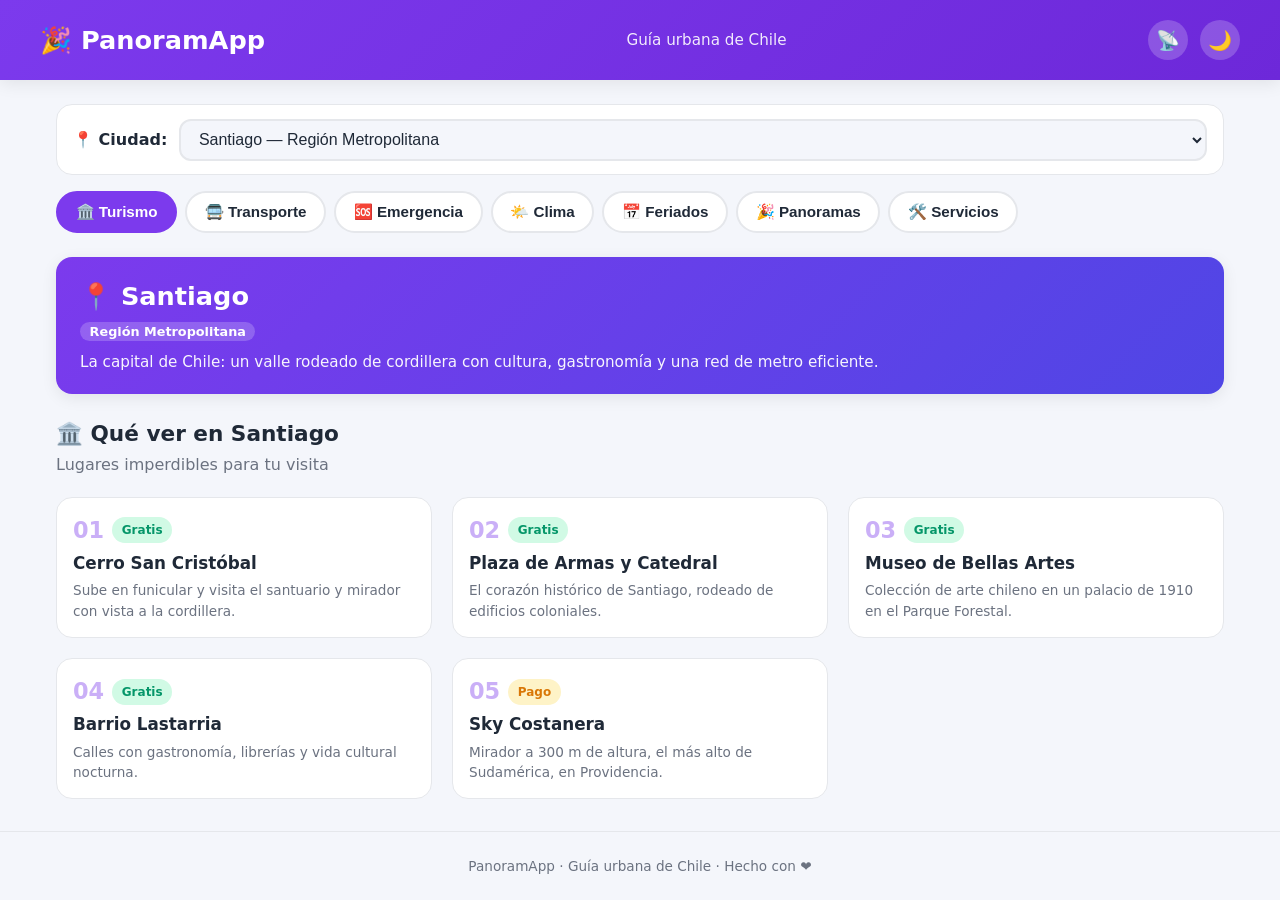
<file: index.html>
<!DOCTYPE html>
<html lang="es">
<head>
  <meta charset="UTF-8" />
  <meta name="viewport" content="width=device-width, initial-scale=1.0" />
  <meta name="description" content="PanoramApp: guía urbana de Chile — turismo, transporte, emergencia y panoramas en tu ciudad" />
  <title>PanoramApp 🎉 Guía de tu ciudad</title>
  <link rel="stylesheet" href="css/styles.css" />
</head>
<body>
  <header class="cabecera">
    <div class="cabecera-inner">
      <h1>🎉 PanoramApp</h1>
      <p class="tagline">Guía urbana de Chile</p>
      <div class="cabecera-acciones">
        <button id="btn-geo" class="btn-tema" title="Usar mi ubicación">📡</button>
        <button id="btn-tema" class="btn-tema" title="Cambiar tema">🌙</button>
      </div>
    </div>
  </header>

  <div id="banner" class="banner oculto"></div>

  <main class="contenedor">
    <!-- Selector de ciudad -->
    <section class="selector-urbano" aria-label="Seleccionar ciudad">
      <label for="selector-ciudad">📍 Ciudad:</label>
      <select id="selector-ciudad" aria-label="Elige una ciudad"></select>
    </section>

    <!-- Tabs de sección -->
    <nav class="tabs" aria-label="Secciones de la guía">
      <button class="tab-btn activo" data-seccion="turismo">🏛️ Turismo</button>
      <button class="tab-btn" data-seccion="transporte">🚍 Transporte</button>
      <button class="tab-btn" data-seccion="emergencia">🆘 Emergencia</button>
      <button class="tab-btn" data-seccion="clima">🌤️ Clima</button>
      <button class="tab-btn" data-seccion="feriados">📅 Feriados</button>
      <button class="tab-btn" data-seccion="panoramas">🎉 Panoramas</button>
      <button class="tab-btn" data-seccion="servicios">🛠️ Servicios</button>
    </nav>

    <!-- Cargando -->
    <div id="cargando" class="cargando">
      <div class="spinner"></div>
      <p>Cargando…</p>
    </div>

    <!-- Contenido -->
    <div id="contenido" class="oculto">
      <div id="ciudad-header" class="ciudad-header"></div>
      <section id="seccion-contenido" class="seccion-contenido" aria-live="polite"></section>
    </div>
  </main>

  <!-- Modal detalle -->
  <div id="modal" class="modal oculto" role="dialog" aria-modal="true" aria-label="Detalle del panorama">
    <div class="modal-caja">
      <div id="modal-cuerpo"></div>
    </div>
  </div>

  <footer class="pie">
    <p>PanoramApp · Guía urbana de Chile · Hecho con ❤️</p>
  </footer>

  <script src="js/config.js"></script>
  <script src="js/apis.js"></script>
  <script src="js/servicios-data.js"></script>
  <script src="js/app.js"></script>
</body>
</html>
</file>
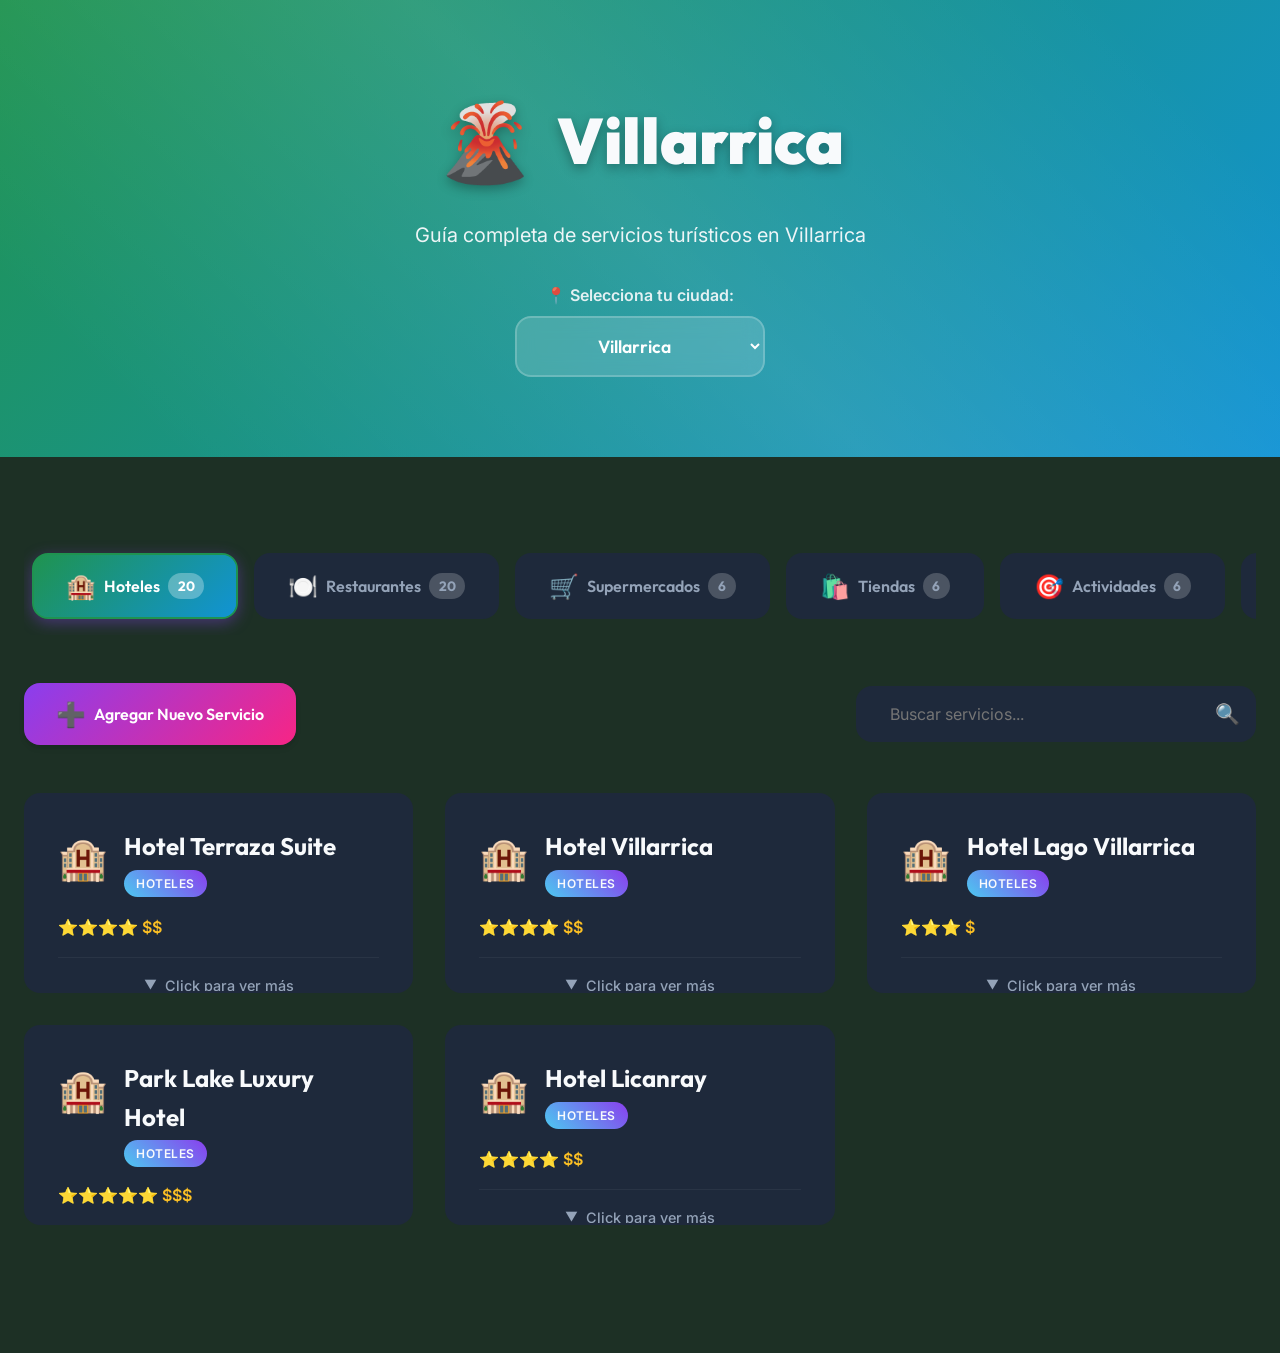
<file: servicios/index.html>
<!DOCTYPE html>
<html lang="es">

<head>
    <meta charset="UTF-8">
    <meta name="viewport" content="width=device-width, initial-scale=1.0">
    <title>Guía de Turismo - Chile</title>
    <meta name="description"
        content="Guía completa de servicios turísticos: hoteles, restaurantes, supermercados, tiendas, transporte, actividades, eventos y más en Chile">
    <link rel="preconnect" href="https://fonts.googleapis.com">
    <link rel="preconnect" href="https://fonts.gstatic.com" crossorigin>
    <link
        href="https://fonts.googleapis.com/css2?family=Inter:wght@300;400;500;600;700;800&family=Outfit:wght@400;500;600;700;800;900&display=swap"
        rel="stylesheet">
    <link rel="stylesheet" href="index.css">
</head>

<body>
    <!-- Hero Header -->
    <header class="hero-header">
        <div class="container">
            <div class="header-content">
                <h1 class="main-title">
                    <span class="title-icon">🗺️</span>
                    Guía de Turismo
                </h1>
                <p class="subtitle">Descubre los mejores servicios turísticos de Chile</p>

                <!-- City Selector -->
                <div class="city-selector">
                    <label for="city-select" class="city-label">📍 Selecciona tu ciudad:</label>
                    <select id="city-select" class="city-select">
                        <option value="all">Todas las ciudades</option>
                        <option value="villarrica" selected>Villarrica</option>
                        <option value="santiago">Santiago</option>
                        <option value="valparaiso">Valparaíso</option>
                        <option value="vina-del-mar">Viña del Mar</option>
                        <option value="concepcion">Concepción</option>
                        <option value="pucon">Pucón</option>
                        <option value="puerto-varas">Puerto Varas</option>
                        <option value="la-serena">La Serena</option>
                    </select>
                </div>
            </div>
        </div>
    </header>

    <!-- Main Content -->
    <main class="main-content">
        <div class="container">
            <!-- Category Tabs -->
            <div class="category-tabs" id="category-tabs">
                <button class="tab-btn active" data-category="hoteles">
                    <span class="tab-icon">🏨</span>
                    <span class="tab-label">Hoteles</span>
                    <span class="tab-count" id="count-hoteles">0</span>
                </button>
                <button class="tab-btn" data-category="restaurantes">
                    <span class="tab-icon">🍽️</span>
                    <span class="tab-label">Restaurantes</span>
                    <span class="tab-count" id="count-restaurantes">0</span>
                </button>
                <button class="tab-btn" data-category="supermercados">
                    <span class="tab-icon">🛒</span>
                    <span class="tab-label">Supermercados</span>
                    <span class="tab-count" id="count-supermercados">0</span>
                </button>
                <button class="tab-btn" data-category="tiendas">
                    <span class="tab-icon">🛍️</span>
                    <span class="tab-label">Tiendas</span>
                    <span class="tab-count" id="count-tiendas">0</span>
                </button>
                <button class="tab-btn" data-category="actividades">
                    <span class="tab-icon">🎯</span>
                    <span class="tab-label">Actividades</span>
                    <span class="tab-count" id="count-actividades">0</span>
                </button>
                <button class="tab-btn" data-category="eventos">
                    <span class="tab-icon">🎉</span>
                    <span class="tab-label">Eventos</span>
                    <span class="tab-count" id="count-eventos">0</span>
                </button>
                <button class="tab-btn" data-category="transporte">
                    <span class="tab-icon">🚌</span>
                    <span class="tab-label">Transporte</span>
                    <span class="tab-count" id="count-transporte">0</span>
                </button>
                <button class="tab-btn" data-category="servicios">
                    <span class="tab-icon">🛠️</span>
                    <span class="tab-label">Servicios</span>
                    <span class="tab-count" id="count-servicios">0</span>
                </button>
                <button class="tab-btn" data-category="atractivos">
                    <span class="tab-icon">🎭</span>
                    <span class="tab-label">Atractivos</span>
                    <span class="tab-count" id="count-atractivos">0</span>
                </button>
                <button class="tab-btn" data-category="agencias">
                    <span class="tab-icon">✈️</span>
                    <span class="tab-label">Agencias</span>
                    <span class="tab-count" id="count-agencias">0</span>
                </button>
            </div>

            <!-- Action Bar -->
            <div class="action-bar">
                <button class="btn-primary" id="btn-add-service">
                    <span class="btn-icon">➕</span>
                    <span>Agregar Nuevo Servicio</span>
                </button>
                <div class="search-box">
                    <input type="text" id="search-input" placeholder="Buscar servicios..." class="search-input">
                    <span class="search-icon">🔍</span>
                </div>
            </div>

            <!-- Services Grid -->
            <div class="services-grid" id="services-grid">
                <!-- Services will be dynamically inserted here -->
            </div>

            <!-- Empty State -->
            <div class="empty-state" id="empty-state">
                <div class="empty-icon">📋</div>
                <h3>No hay servicios registrados</h3>
                <p>Comienza agregando tu primer servicio usando el botón de arriba</p>
            </div>
        </div>
    </main>

    <!-- Modal for Adding/Editing Services -->
    <div class="modal-overlay" id="modal-overlay">
        <div class="modal">
            <div class="modal-header">
                <h2 id="modal-title">Agregar Nuevo Servicio</h2>
                <button class="modal-close" id="modal-close">&times;</button>
            </div>
            <form class="modal-form" id="service-form">
                <div class="form-group">
                    <label for="service-category">Categoría</label>
                    <select id="service-category" required>
                        <option value="">Selecciona una categoría</option>
                        <option value="hoteles">🏨 Hoteles</option>
                        <option value="restaurantes">🍽️ Restaurantes</option>
                        <option value="supermercados">🛒 Supermercados</option>
                        <option value="tiendas">🛍️ Tiendas</option>
                        <option value="actividades">🎯 Actividades</option>
                        <option value="eventos">🎉 Eventos</option>
                        <option value="transporte">🚌 Transporte</option>
                        <option value="servicios">🛠️ Servicios</option>
                        <option value="atractivos">🎭 Atractivos Turísticos</option>
                        <option value="agencias">✈️ Agencias de Viaje</option>
                    </select>
                </div>

                <div class="form-group">
                    <label for="service-city">Ciudad</label>
                    <select id="service-city" required>
                        <option value="">Selecciona una ciudad</option>
                        <option value="villarrica">Villarrica</option>
                        <option value="santiago">Santiago</option>
                        <option value="valparaiso">Valparaíso</option>
                        <option value="vina-del-mar">Viña del Mar</option>
                        <option value="concepcion">Concepción</option>
                        <option value="pucon">Pucón</option>
                        <option value="puerto-varas">Puerto Varas</option>
                        <option value="la-serena">La Serena</option>
                    </select>
                </div>

                <div class="form-group">
                    <label for="service-name">Nombre del Servicio</label>
                    <input type="text" id="service-name" required placeholder="Ej: Hotel Plaza">
                </div>

                <div class="form-row">
                    <div class="form-group">
                        <label for="service-address">Dirección</label>
                        <input type="text" id="service-address" required placeholder="Calle Principal 123">
                    </div>
                    <div class="form-group">
                        <label for="service-phone">Teléfono</label>
                        <input type="tel" id="service-phone" placeholder="+56 9 1234 5678">
                    </div>
                </div>

                <div class="form-group">
                    <label for="service-email">Email</label>
                    <input type="email" id="service-email" placeholder="contacto@ejemplo.com">
                </div>

                <div class="form-group">
                    <label for="service-website">Sitio Web</label>
                    <input type="url" id="service-website" placeholder="https://www.ejemplo.com">
                </div>

                <div class="form-row">
                    <div class="form-group">
                        <label for="service-rating">Calificación</label>
                        <select id="service-rating">
                            <option value="5">⭐⭐⭐⭐⭐ (5 estrellas)</option>
                            <option value="4">⭐⭐⭐⭐ (4 estrellas)</option>
                            <option value="3" selected>⭐⭐⭐ (3 estrellas)</option>
                            <option value="2">⭐⭐ (2 estrellas)</option>
                            <option value="1">⭐ (1 estrella)</option>
                        </select>
                    </div>
                    <div class="form-group">
                        <label for="service-price">Rango de Precio</label>
                        <select id="service-price">
                            <option value="$">$ (Económico)</option>
                            <option value="$$" selected>$$ (Moderado)</option>
                            <option value="$$$">$$$ (Caro)</option>
                            <option value="$$$$">$$$$ (Muy Caro)</option>
                        </select>
                    </div>
                </div>

                <div class="form-group">
                    <label for="service-description">Descripción</label>
                    <textarea id="service-description" rows="4"
                        placeholder="Describe el servicio, sus características principales..."></textarea>
                </div>

                <div class="form-group">
                    <label for="service-tags">Etiquetas (separadas por comas)</label>
                    <input type="text" id="service-tags" placeholder="wifi, estacionamiento, desayuno incluido">
                </div>

                <div class="form-actions">
                    <button type="button" class="btn-secondary" id="btn-cancel">Cancelar</button>
                    <button type="submit" class="btn-primary">
                        <span id="btn-submit-text">Guardar Servicio</span>
                    </button>
                </div>
            </form>
        </div>
    </div>

    <!-- Detail Modal -->
    <div class="modal-overlay" id="detail-modal-overlay">
        <div class="modal modal-detail">
            <div class="modal-header">
                <h2 id="detail-title"></h2>
                <button class="modal-close" id="detail-modal-close">&times;</button>
            </div>
            <div class="detail-content" id="detail-content">
                <!-- Details will be dynamically inserted here -->
            </div>
        </div>
    </div>

        <script>
      (function () {
        var params = new URLSearchParams(window.location.search);
        var ciudad = params.get("ciudad");
        if (ciudad) {
          var select = document.getElementById("city-select");
          var existe = select && Array.prototype.some.call(select.options, function (o) { return o.value === ciudad; });
          if (existe) { localStorage.setItem("currentCity", ciudad); }
          else { localStorage.setItem("currentCity", "all"); }
        }
      })();
    </script>
<script src="app.js"></script>
</body>

</html>
</file>
<file: css/styles.css>
/* ── PanoramApp — Estilos ───────────────────────────────────────────────────── */
:root {
  --bg: #f4f6fb;
  --superficie: #ffffff;
  --texto: #1f2937;
  --texto-suave: #6b7280;
  --acento: #7c3aed;
  --acento-claro: #ede9fe;
  --borde: #e5e7eb;
  --sombra: 0 4px 16px rgba(0, 0, 0, 0.08);
  --radio: 16px;
  --gratis: #059669;
  --pago: #d97706;
  --error: #b91c1c;
}

body.oscuro {
  --bg: #111827;
  --superficie: #1f2937;
  --texto: #f9fafb;
  --texto-suave: #9ca3af;
  --acento: #a78bfa;
  --acento-claro: #312e81;
  --borde: #374151;
  --sombra: 0 4px 16px rgba(0, 0, 0, 0.4);
}

* { box-sizing: border-box; margin: 0; padding: 0; }

html { font-size: 16px; }

body {
  font-family: "Segoe UI", system-ui, -apple-system, Arial, sans-serif;
  background: var(--bg);
  color: var(--texto);
  line-height: 1.5;
  transition: background 0.3s, color 0.3s;
  min-height: 100vh;
  display: flex;
  flex-direction: column;
}

/* ── Cabecera ───────────────────────────────────────────────────────────────── */
.cabecera {
  background: linear-gradient(135deg, #7c3aed, #6d28d9);
  color: #fff;
  padding: 1.25rem 1rem;
  box-shadow: var(--sombra);
}

.cabecera-inner {
  max-width: 1200px;
  margin: 0 auto;
  display: flex;
  align-items: center;
  justify-content: space-between;
  gap: 1rem;
  flex-wrap: wrap;
}

.cabecera h1 { font-size: 1.6rem; }

.tagline { opacity: 0.9; font-size: 0.95rem; }

.cabecera-acciones {
  display: flex;
  align-items: center;
  gap: 0.75rem;
}

.fuente-info {
  background: rgba(255, 255, 255, 0.15);
  padding: 0.3rem 0.75rem;
  border-radius: 999px;
  font-size: 0.8rem;
}

.btn-tema {
  background: rgba(255, 255, 255, 0.2);
  border: none;
  border-radius: 50%;
  width: 40px;
  height: 40px;
  cursor: pointer;
  font-size: 1.2rem;
  transition: background 0.2s, transform 0.2s;
}

.btn-tema:hover { background: rgba(255, 255, 255, 0.35); transform: scale(1.05); }

/* ── Banner ─────────────────────────────────────────────────────────────────── */
.banner {
  max-width: 1200px;
  margin: 0.75rem auto 0;
  padding: 0.6rem 1rem;
  background: var(--acento-claro);
  border: 1px solid var(--borde);
  border-radius: var(--radio);
  font-size: 0.9rem;
  width: calc(100% - 2rem);
}

.banner.error {
  background: #fef2f2;
  border-color: #fecaca;
  color: var(--error);
}

.oculto { display: none !important; }

/* ── Contenedor principal ───────────────────────────────────────────────────── */
.contenedor {
  flex: 1;
  max-width: 1200px;
  width: 100%;
  margin: 0 auto;
  padding: 1.5rem 1rem;
}

/* ── Controles ──────────────────────────────────────────────────────────────── */
.controles {
  display: flex;
  flex-direction: column;
  gap: 0.75rem;
  margin-bottom: 1rem;
}

.busqueda input {
  width: 100%;
  padding: 0.75rem 1rem;
  border: 2px solid var(--borde);
  border-radius: var(--radio);
  font-size: 1rem;
  background: var(--superficie);
  color: var(--texto);
  transition: border-color 0.2s;
}

.busqueda input:focus {
  outline: none;
  border-color: var(--acento);
}

.filtros {
  display: flex;
  gap: 0.75rem;
  flex-wrap: wrap;
  align-items: center;
}

.filtros select {
  padding: 0.6rem 0.85rem;
  border: 2px solid var(--borde);
  border-radius: 12px;
  background: var(--superficie);
  color: var(--texto);
  font-size: 0.95rem;
  cursor: pointer;
}

.chk-gratis {
  display: flex;
  align-items: center;
  gap: 0.4rem;
  font-size: 0.95rem;
  cursor: pointer;
  background: var(--superficie);
  border: 2px solid var(--borde);
  padding: 0.5rem 0.85rem;
  border-radius: 12px;
}

/* ── Selector de ciudad ─────────────────────────────────────────────────────── */
.selector-urbano {
  display: flex;
  align-items: center;
  gap: 0.75rem;
  margin-bottom: 1rem;
  padding: 0.85rem 1rem;
  background: var(--superficie);
  border: 1px solid var(--borde);
  border-radius: var(--radio);
  font-weight: 600;
}

.selector-urbano label { white-space: nowrap; }

.selector-urbano select {
  flex: 1;
  padding: 0.6rem 0.85rem;
  border: 2px solid var(--borde);
  border-radius: 12px;
  background: var(--bg);
  color: var(--texto);
  font-size: 1rem;
  cursor: pointer;
}

/* ── Tabs de sección ────────────────────────────────────────────────────────── */
.tabs {
  display: flex;
  gap: 0.5rem;
  flex-wrap: wrap;
  margin-bottom: 1.5rem;
}

.tab-btn {
  padding: 0.6rem 1.1rem;
  border: 2px solid var(--borde);
  border-radius: 999px;
  background: var(--superficie);
  color: var(--texto);
  font-size: 0.95rem;
  font-weight: 600;
  cursor: pointer;
  transition: background 0.2s, color 0.2s, border-color 0.2s, transform 0.15s;
}

.tab-btn:hover { transform: translateY(-2px); border-color: var(--acento); }

.tab-btn.activo {
  background: var(--acento);
  color: #fff;
  border-color: var(--acento);
}

/* ── Cabecera de ciudad ─────────────────────────────────────────────────────── */
.ciudad-header {
  margin-bottom: 1.5rem;
  padding: 1.25rem 1.5rem;
  background: linear-gradient(135deg, var(--acento), #4f46e5);
  color: #fff;
  border-radius: var(--radio);
  box-shadow: var(--sombra);
}

.ciudad-header h2 {
  font-size: 1.6rem;
  margin-bottom: 0.25rem;
  display: flex;
  align-items: center;
  gap: 0.5rem;
  flex-wrap: wrap;
}

.region-badge {
  background: rgba(255, 255, 255, 0.2);
  padding: 0.15rem 0.6rem;
  border-radius: 999px;
  font-size: 0.8rem;
  font-weight: 700;
}

.ciudad-descripcion {
  margin-top: 0.5rem;
  opacity: 0.95;
  font-size: 0.95rem;
}

/* ── Secciones ──────────────────────────────────────────────────────────────── */
.seccion-contenido { animation: aparecer 0.3s ease; }

@keyframes aparecer {
  from { opacity: 0; transform: translateY(8px); }
  to { opacity: 1; transform: translateY(0); }
}

.seccion-titulo {
  margin-bottom: 1.25rem;
}

.seccion-titulo h3 {
  font-size: 1.35rem;
  margin-bottom: 0.15rem;
}

.seccion-titulo p { color: var(--texto-suave); }

/* ── Tarjetas de turismo ────────────────────────────────────────────────────── */
.turismo-card { cursor: default; }

.num-sitio {
  font-size: 1.4rem;
  font-weight: 800;
  color: var(--acento);
  opacity: 0.4;
}

/* ── Transporte ─────────────────────────────────────────────────────────────── */
.lista-transporte {
  display: flex;
  flex-direction: column;
  gap: 0.85rem;
}

.item-transporte {
  display: flex;
  align-items: flex-start;
  gap: 0.85rem;
  padding: 1rem 1.25rem;
  background: var(--superficie);
  border: 1px solid var(--borde);
  border-radius: var(--radio);
}

.icono-transporte {
  font-size: 1.4rem;
  flex-shrink: 0;
}

.item-transporte p { color: var(--texto); }

/* ── Emergencia ─────────────────────────────────────────────────────────────── */
.emergencia-card {
  text-decoration: none;
  color: inherit;
  background: var(--superficie);
  border: 2px solid var(--borde);
}

.emergencia-card:hover { border-color: var(--error); }

.emergencia-numero {
  font-size: 2.2rem;
  font-weight: 800;
  color: var(--error);
  line-height: 1.1;
}

.emergencia-nombre {
  font-size: 1.05rem;
  font-weight: 700;
  margin-top: 0.3rem;
}

.emergencia-detalle {
  color: var(--texto-suave);
  font-size: 0.85rem;
  margin-top: 0.25rem;
  flex: 1;
}

.emergencia-llamar {
  margin-top: 0.75rem;
  padding: 0.5rem;
  text-align: center;
  background: var(--error);
  color: #fff;
  border-radius: 10px;
  font-weight: 700;
  font-size: 0.9rem;
}

.otros-contactos {
  margin-top: 2rem;
}

.otros-contactos h4 {
  margin-bottom: 0.75rem;
  color: var(--texto-suave);
  font-size: 1rem;
}

.item-contacto {
  display: flex;
  align-items: center;
  justify-content: space-between;
  gap: 1rem;
  padding: 0.85rem 1.1rem;
  background: var(--superficie);
  border: 1px solid var(--borde);
  border-radius: 12px;
  margin-bottom: 0.6rem;
}

.item-contacto p {
  color: var(--texto-suave);
  font-size: 0.85rem;
}

/* ── Estadísticas ───────────────────────────────────────────────────────────── */
.estadisticas {
  display: flex;
  gap: 0.75rem;
  flex-wrap: wrap;
  margin-bottom: 1.25rem;
}

.estadisticas span {
  background: var(--superficie);
  border: 1px solid var(--borde);
  padding: 0.35rem 0.9rem;
  border-radius: 999px;
  font-size: 0.85rem;
  font-weight: 600;
}

/* ── Cargando ───────────────────────────────────────────────────────────────── */
.cargando {
  display: flex;
  flex-direction: column;
  align-items: center;
  gap: 0.75rem;
  padding: 3rem 0;
  color: var(--texto-suave);
}

.spinner {
  width: 40px;
  height: 40px;
  border: 4px solid var(--borde);
  border-top-color: var(--acento);
  border-radius: 50%;
  animation: girar 0.8s linear infinite;
}

@keyframes girar {
  to { transform: rotate(360deg); }
}

/* ── Clima ─────────────────────────────────────────────────────────────────── */
.clima-grid {
  display: grid;
  grid-template-columns: repeat(auto-fill, minmax(160px, 1fr));
  gap: 1rem;
}

.clima-card {
  background: var(--superficie);
  border: 1px solid var(--borde);
  border-radius: var(--radio);
  padding: 1.1rem;
  text-align: center;
  transition: transform 0.2s, box-shadow 0.2s;
}

.clima-card:hover {
  transform: translateY(-4px);
  box-shadow: var(--sombra);
}

.clima-card.hoy {
  border-color: var(--acento);
  background: var(--acento-claro);
}

.clima-dia {
  font-weight: 800;
  font-size: 1.05rem;
  text-transform: capitalize;
}

.clima-fecha {
  color: var(--texto-suave);
  font-size: 0.8rem;
  text-transform: capitalize;
}

.clima-icono {
  font-size: 2.2rem;
  margin: 0.6rem 0;
}

.clima-temps {
  font-size: 1.1rem;
  font-weight: 700;
}

.clima-temps .max { color: var(--pago); }
.clima-temps .min { color: var(--texto-suave); }

.clima-lluvia {
  margin-top: 0.4rem;
  font-size: 0.85rem;
  color: var(--texto-suave);
}

/* ── Feriados ──────────────────────────────────────────────────────────────── */
.feriados-lista {
  display: flex;
  flex-direction: column;
  gap: 0.85rem;
}

.feriado-card {
  display: flex;
  align-items: center;
  gap: 1rem;
  padding: 0.9rem 1.25rem;
  background: var(--superficie);
  border: 1px solid var(--borde);
  border-radius: var(--radio);
  transition: transform 0.2s, box-shadow 0.2s;
}

.feriado-card:hover {
  transform: translateY(-3px);
  box-shadow: var(--sombra);
}

.feriado-fecha-mes {
  min-width: 42px;
  text-align: center;
  font-size: 0.75rem;
  font-weight: 800;
  color: var(--acento);
  background: var(--acento-claro);
  padding: 0.35rem 0.4rem;
  border-radius: 10px 10px 0 0;
}

.feriado-dia {
  min-width: 42px;
  text-align: center;
  font-size: 1.6rem;
  font-weight: 800;
  color: #fff;
  background: var(--acento);
  padding: 0.3rem 0.4rem;
  border-radius: 0 0 10px 10px;
}

.feriado-info {
  flex: 1;
  display: flex;
  flex-direction: column;
  gap: 0.15rem;
}

.feriado-info strong {
  font-size: 1.05rem;
}

.feriado-info span {
  color: var(--texto-suave);
  font-size: 0.85rem;
  text-transform: capitalize;
}

/* ── Grid de tarjetas ───────────────────────────────────────────────────────── */
.grid {
  display: grid;
  grid-template-columns: repeat(auto-fill, minmax(280px, 1fr));
  gap: 1.25rem;
}

.tarjeta {
  background: var(--superficie);
  border: 1px solid var(--borde);
  border-radius: var(--radio);
  overflow: hidden;
  cursor: pointer;
  transition: transform 0.2s, box-shadow 0.2s;
  display: flex;
  flex-direction: column;
}

.tarjeta:hover {
  transform: translateY(-4px);
  box-shadow: var(--sombra);
}

.tarjeta-img {
  position: relative;
  height: 160px;
  background: var(--acento-claro);
  overflow: hidden;
}

.tarjeta-img img {
  width: 100%;
  height: 100%;
  object-fit: cover;
}

.sin-img {
  width: 100%;
  height: 100%;
  display: flex;
  align-items: center;
  justify-content: center;
  font-size: 3rem;
}

.btn-fav {
  position: absolute;
  top: 8px;
  right: 8px;
  background: rgba(255, 255, 255, 0.9);
  border: none;
  border-radius: 50%;
  width: 36px;
  height: 36px;
  cursor: pointer;
  font-size: 1.1rem;
  z-index: 2;
  transition: transform 0.2s;
  box-shadow: 0 2px 6px rgba(0, 0, 0, 0.2);
}

.btn-fav:hover { transform: scale(1.15); }

.btn-fav.activo { animation: latido 0.3s; }

@keyframes latido {
  0% { transform: scale(1); }
  50% { transform: scale(1.35); }
  100% { transform: scale(1); }
}

.tag {
  display: inline-block;
  padding: 0.25rem 0.6rem;
  border-radius: 999px;
  font-size: 0.75rem;
  font-weight: 700;
}

.tag-gratis { background: #d1fae5; color: var(--gratis); }
.tag-pago { background: #fef3c7; color: var(--pago); }

.tag.fuente {
  position: absolute;
  bottom: 8px;
  left: 8px;
  background: rgba(0, 0, 0, 0.65);
  color: #fff;
  z-index: 2;
}

.tarjeta-body {
  padding: 1rem;
  display: flex;
  flex-direction: column;
  gap: 0.35rem;
  flex: 1;
}

.tarjeta-meta {
  display: flex;
  align-items: center;
  gap: 0.5rem;
}

.cat { color: var(--texto-suave); font-size: 0.8rem; }

.tarjeta h3 {
  font-size: 1.05rem;
  line-height: 1.3;
  display: -webkit-box;
  -webkit-line-clamp: 2;
  -webkit-box-orient: vertical;
  overflow: hidden;
}

.fecha, .ubicacion { color: var(--texto-suave); font-size: 0.85rem; }

.descripcion {
  color: var(--texto-suave);
  font-size: 0.85rem;
  margin-top: auto;
}

/* ── Estado vacío ───────────────────────────────────────────────────────────── */
.vacio {
  grid-column: 1 / -1;
  text-align: center;
  padding: 3rem 1rem;
  color: var(--texto-suave);
  font-size: 1.1rem;
}

/* ── Modal ──────────────────────────────────────────────────────────────────── */
.modal {
  position: fixed;
  inset: 0;
  background: rgba(0, 0, 0, 0.6);
  display: flex;
  align-items: center;
  justify-content: center;
  padding: 1rem;
  z-index: 100;
  opacity: 0;
  transition: opacity 0.25s;
  pointer-events: none;
}

.modal.visible {
  opacity: 1;
  pointer-events: auto;
}

.modal-caja {
  background: var(--superficie);
  border-radius: var(--radio);
  max-width: 560px;
  width: 100%;
  max-height: 90vh;
  overflow-y: auto;
  padding: 1.5rem;
  box-shadow: 0 20px 50px rgba(0, 0, 0, 0.4);
}

.modal-img {
  width: 100%;
  border-radius: 12px;
  margin-bottom: 1rem;
  max-height: 260px;
  object-fit: cover;
}

.modal-meta {
  display: flex;
  gap: 0.5rem;
  align-items: center;
  margin-bottom: 0.75rem;
}

.modal-caja h2 {
  margin-bottom: 0.75rem;
  font-size: 1.4rem;
}

.modal-caja p { margin-bottom: 0.5rem; }

.modal-desc {
  color: var(--texto-suave);
  margin-top: 0.75rem;
}

.modal-acciones {
  display: flex;
  flex-wrap: wrap;
  gap: 0.6rem;
  margin-top: 1.25rem;
}

.btn {
  padding: 0.6rem 1.1rem;
  border-radius: 12px;
  border: none;
  cursor: pointer;
  font-size: 0.9rem;
  font-weight: 600;
  text-decoration: none;
  display: inline-flex;
  align-items: center;
  gap: 0.4rem;
  transition: transform 0.15s, opacity 0.15s;
}

.btn:hover { transform: translateY(-2px); opacity: 0.9; }

.btn-primario { background: var(--acento); color: #fff; }

.btn-secundario {
  background: var(--acento-claro);
  color: var(--texto);
}

.btn-cerrar {
  background: var(--borde);
  color: var(--texto);
  margin-left: auto;
}

/* ── Pie ────────────────────────────────────────────────────────────────────── */
.pie {
  text-align: center;
  padding: 1.5rem 1rem;
  color: var(--texto-suave);
  font-size: 0.85rem;
  border-top: 1px solid var(--borde);
}

/* ── Responsive ─────────────────────────────────────────────────────────────── */
@media (max-width: 640px) {
  .cabecera h1 { font-size: 1.3rem; }
  .cabecera-inner { flex-direction: column; align-items: flex-start; }
  .filtros { flex-direction: column; align-items: stretch; }
  .filtros select { width: 100%; }
  .chk-gratis { justify-content: center; }
  .grid { grid-template-columns: 1fr; }
}
/* Servicios iframe */
.iframe-servicios{width:100%;border-radius:16px;overflow:hidden;background:var(--superficie);box-shadow:var(--sombra);border:1px solid var(--borde);}
.iframe-servicios iframe{width:100%;height:1200px;border:none;display:block;}
@media (max-width:640px){.iframe-servicios iframe{height:1100px;} .tabs{overflow-x:auto;-webkit-overflow-scrolling:touch;scrollbar-width:none;} .tabs::-webkit-scrollbar{display:none;} .cabecera-acciones{gap:0.5rem;} .btn-tema{font-size:1rem;padding:0.4rem 0.6rem;}}


/* Directorio de servicios integrado */
.servicios-grid{display:grid;grid-template-columns:repeat(auto-fill,minmax(250px,1fr));gap:14px;margin-top:16px}
.servicio-card{background:var(--superficie);border:1px solid var(--borde);border-radius:var(--radio);padding:16px;box-shadow:var(--sombra);transition:transform .15s ease,box-shadow .15s ease;display:flex;flex-direction:column}
.servicio-card:hover{transform:translateY(-2px);box-shadow:0 6px 20px rgba(0,0,0,.14)}
.servicio-card-head{display:flex;align-items:center;gap:8px;margin-bottom:8px}
.servicio-icono{font-size:1.5rem;line-height:1}
.servicio-categoria{font-size:.72rem;text-transform:uppercase;letter-spacing:.5px;color:var(--texto-suave);background:var(--acento-claro);padding:2px 10px;border-radius:99px;font-weight:600}
.servicio-card h4{margin:0 0 8px;font-size:1.05rem;line-height:1.3;font-weight:700;color:var(--texto)}
.servicio-dir,.servicio-tel{margin:4px 0;font-size:.85rem;color:var(--texto-suave);word-break:break-word}
.servicio-tel a{color:var(--acento);text-decoration:none}
.servicio-tel a:hover{text-decoration:underline}
.servicio-acciones{display:flex;gap:8px;margin-top:auto;padding-top:12px;flex-wrap:wrap}
.btn-sm{padding:6px 12px;font-size:.8rem;border-radius:10px}

/* Mejoras movil: servicios */

@media (max-width:480px){
  .servicios-grid{grid-template-columns:1fr;gap:10px}
  .servicio-card{padding:12px}
  .servicio-card h4{font-size:1rem}
  .servicio-acciones .btn{flex:1;text-align:center}
}

/* Modo oscuro: todos los controles de servicios */
body.oscuro .servicio-card{background:var(--superficie);border-color:var(--borde)}
body.oscuro .servicio-categoria{background:var(--acento-claro);color:var(--texto-suave)}
body.oscuro .servicio-dir,body.oscuro .servicio-tel{color:var(--texto-suave)}
body.oscuro .servicio-tel a{color:var(--acento)}

/* Fix selector ciudad en movil */
@media (max-width:640px){
  .selector-urbano{flex-wrap:wrap;gap:.4rem;padding:.7rem .75rem}
  .selector-urbano label{flex:1 1 100%;font-size:.9rem}
  .selector-urbano select{flex:1 1 100%;width:100%;min-width:0;padding:.7rem .6rem;font-size:1rem;max-width:100%}
  .selector-urbano select option{font-size:1rem}
}
</file>
<file: servicios/index.css>
:root {
    /* Colors - Brand */
    --color-primary: #8a3eee;
    --color-primary-light: #a064ff;
    --color-primary-dark: #6b2cc5;
    --color-secondary: #4cc9f0;
    --color-accent: #f72585;

    /* Colors - Backgrounds */
    --color-bg-primary: #0f172a;
    --color-bg-secondary: #1e293b;
    --color-bg-card: #1e293b;
    --color-bg-input: #334155;

    /* Colors - Text */
    --color-text-primary: #f8fafc;
    --color-text-secondary: #94a3b8;
    --color-text-muted: #64748b;

    /* Gradients */
    --gradient-primary: linear-gradient(135deg, var(--color-primary) 0%, var(--color-accent) 100%);
    --gradient-hero: linear-gradient(135deg, #0f172a 0%, #1e1b4b 100%);
    --gradient-card: linear-gradient(180deg, rgba(30, 41, 59, 0.7) 0%, rgba(30, 41, 59, 1) 100%);
    --gradient-accent: linear-gradient(45deg, var(--color-secondary), var(--color-primary));

    /* Spacing */
    --space-xs: 0.25rem;
    --space-sm: 0.5rem;
    --space-md: 1rem;
    --space-lg: 1.5rem;
    --space-xl: 2rem;
    --space-2xl: 3rem;
    --space-3xl: 5rem;

    /* Border Radius */
    --radius-sm: 0.375rem;
    --radius-md: 0.5rem;
    --radius-lg: 1rem;
    --radius-xl: 1.5rem;
    --radius-full: 9999px;

    /* Shadows */
    --shadow-sm: 0 1px 2px 0 rgba(0, 0, 0, 0.05);
    --shadow-md: 0 4px 6px -1px rgba(0, 0, 0, 0.1), 0 2px 4px -1px rgba(0, 0, 0, 0.06);
    --shadow-lg: 0 10px 15px -3px rgba(0, 0, 0, 0.1), 0 4px 6px -2px rgba(0, 0, 0, 0.05);
    --shadow-glow: 0 0 20px rgba(138, 62, 238, 0.3);

    /* Typography */
    --font-primary: 'Inter', -apple-system, BlinkMacSystemFont, 'Segoe UI', sans-serif;
    --font-display: 'Outfit', -apple-system, BlinkMacSystemFont, 'Segoe UI', sans-serif;

    /* Transitions */
    --transition-base: 0.3s cubic-bezier(0.4, 0, 0.2, 1);
    --transition-slow: 0.5s cubic-bezier(0.4, 0, 0.2, 1);

    /* Glass Effect */
    --glass-bg: rgba(255, 255, 255, 0.05);
    --glass-border: rgba(255, 255, 255, 0.1);
    --glass-blur: blur(10px);
}

/* ============================================
   GLOBAL STYLES
   ============================================ */
* {
    margin: 0;
    padding: 0;
    box-sizing: border-box;
}

body {
    font-family: var(--font-primary);
    background: var(--color-bg-primary);
    color: var(--color-text-primary);
    line-height: 1.6;
    min-height: 100vh;
    transition: background-color 0.5s ease;
}

/* ============================================
   HERO HEADER
   ============================================ */
.hero-header {
    background: var(--gradient-hero);
    padding: var(--space-3xl) 0;
    text-align: center;
    position: relative;
    overflow: hidden;
    transition: background 0.5s ease;
}

.hero-header::before {
    content: '';
    position: absolute;
    top: -50%;
    left: -50%;
    width: 200%;
    height: 200%;
    background: linear-gradient(45deg,
            transparent 30%,
            rgba(255, 255, 255, 0.1) 50%,
            transparent 70%);
    animation: shimmer 3s infinite;
    pointer-events: none;
}

@keyframes shimmer {
    0% {
        transform: translateX(-100%) translateY(-100%) rotate(45deg);
    }

    100% {
        transform: translateX(100%) translateY(100%) rotate(45deg);
    }
}

.container {
    max-width: 1400px;
    margin: 0 auto;
    padding: 0 var(--space-lg);
}

.header-content {
    position: relative;
    z-index: 1;
}

.main-title {
    font-family: var(--font-display);
    font-size: clamp(2.5rem, 5vw, 4rem);
    font-weight: 900;
    margin-bottom: var(--space-md);
    display: flex;
    align-items: center;
    justify-content: center;
    gap: var(--space-lg);
    text-shadow: 0 4px 12px rgba(0, 0, 0, 0.3);
    animation: titleSlideIn 0.8s cubic-bezier(0.34, 1.56, 0.64, 1);
}

@keyframes titleSlideIn {
    from {
        opacity: 0;
        transform: translateY(-30px);
    }

    to {
        opacity: 1;
        transform: translateY(0);
    }
}

.title-icon {
    font-size: 1.2em;
    animation: iconBounce 2s ease-in-out infinite;
}

@keyframes iconBounce {

    0%,
    100% {
        transform: translateY(0);
    }

    50% {
        transform: translateY(-10px);
    }
}

.subtitle {
    font-size: clamp(1rem, 2vw, 1.25rem);
    opacity: 0.95;
    font-weight: 400;
    animation: subtitleFadeIn 1s ease-out 0.3s both;
}

@keyframes subtitleFadeIn {
    from {
        opacity: 0;
        transform: translateY(20px);
    }

    to {
        opacity: 0.95;
        transform: translateY(0);
    }
}

/* ============================================
   CITY SELECTOR
   ============================================ */
.city-selector {
    margin-top: var(--space-xl);
    display: flex;
    flex-direction: column;
    align-items: center;
    gap: var(--space-sm);
    animation: cityFadeIn 1s ease-out 0.5s both;
}

@keyframes cityFadeIn {
    from {
        opacity: 0;
        transform: translateY(20px);
    }

    to {
        opacity: 1;
        transform: translateY(0);
    }
}

.city-label {
    font-size: 1rem;
    font-weight: 600;
    opacity: 0.9;
}

.city-select {
    padding: var(--space-md) var(--space-xl);
    background: rgba(255, 255, 255, 0.15);
    border: 2px solid rgba(255, 255, 255, 0.2);
    border-radius: var(--radius-lg);
    color: white;
    font-family: var(--font-display);
    font-size: 1.1rem;
    font-weight: 600;
    cursor: pointer;
    transition: all var(--transition-base);
    backdrop-filter: blur(10px);
    min-width: 250px;
    text-align: center;
}

.city-select:hover {
    background: rgba(255, 255, 255, 0.25);
    border-color: rgba(255, 255, 255, 0.4);
    transform: translateY(-2px);
    box-shadow: 0 4px 12px rgba(0, 0, 0, 0.3);
}

.city-select:focus {
    outline: none;
    border-color: rgba(255, 255, 255, 0.5);
    box-shadow: 0 0 0 4px rgba(255, 255, 255, 0.2);
}

.city-select option {
    background: var(--color-bg-secondary);
    color: var(--color-text-primary);
    padding: var(--space-md);
}


/* ============================================
   MAIN CONTENT
   ============================================ */
.main-content {
    padding: var(--space-3xl) 0;
}

/* ============================================
   CATEGORY TABS
   ============================================ */
.category-tabs {
    display: flex;
    gap: var(--space-md);
    margin-bottom: var(--space-2xl);
    overflow-x: auto;
    overflow-y: hidden;
    padding: var(--space-md) var(--space-sm);
    scrollbar-width: thin;
    scrollbar-color: var(--city-color-start, var(--color-primary)) var(--color-bg-secondary);
    scroll-behavior: smooth;
    -webkit-overflow-scrolling: touch;
}

.category-tabs::-webkit-scrollbar {
    height: 8px;
}

.category-tabs::-webkit-scrollbar-track {
    background: var(--color-bg-secondary);
    border-radius: var(--radius-full);
}

.category-tabs::-webkit-scrollbar-thumb {
    background: linear-gradient(90deg, var(--city-color-start, var(--color-primary)) 0%, var(--city-color-end, var(--color-accent)) 100%);
    border-radius: var(--radius-full);
}

.category-tabs::-webkit-scrollbar-thumb:hover {
    background: var(--city-color-end, var(--color-accent));
}

.tab-btn {
    background: var(--color-bg-card);
    border: 2px solid transparent;
    color: var(--color-text-secondary);
    padding: var(--space-md) var(--space-xl);
    border-radius: var(--radius-lg);
    font-family: var(--font-display);
    font-size: 1rem;
    font-weight: 600;
    cursor: pointer;
    display: flex;
    align-items: center;
    gap: var(--space-sm);
    transition: all var(--transition-base);
    position: relative;
    overflow: hidden;
    white-space: nowrap;
    flex-shrink: 0;
}

.tab-btn::before {
    content: '';
    position: absolute;
    top: 0;
    left: 0;
    width: 100%;
    height: 100%;
    background: linear-gradient(135deg, var(--city-color-start, var(--color-primary)) 0%, var(--city-color-end, var(--color-accent)) 100%);
    opacity: 0;
    transition: opacity var(--transition-base);
}

.tab-btn:hover {
    transform: translateY(-2px);
    box-shadow: var(--shadow-md);
    border-color: var(--city-color-start, var(--color-primary));
}

.tab-btn.active {
    background: linear-gradient(135deg, var(--city-color-start, var(--color-primary)) 0%, var(--city-color-end, var(--color-accent)) 100%);
    color: white;
    box-shadow: 0 4px 15px rgba(138, 62, 238, 0.4);
    border-color: var(--city-color-start, var(--color-primary-light));
}

.tab-btn.active::before {
    opacity: 1;
}

.tab-icon {
    font-size: 1.5rem;
    position: relative;
    z-index: 1;
}

.tab-label {
    position: relative;
    z-index: 1;
}

.tab-count {
    background: rgba(255, 255, 255, 0.2);
    padding: 0.25rem 0.6rem;
    border-radius: var(--radius-full);
    font-size: 0.85rem;
    font-weight: 700;
    position: relative;
    z-index: 1;
}

.tab-btn.active .tab-count {
    background: rgba(255, 255, 255, 0.3);
}

/* ============================================
   ACTION BAR
   ============================================ */
.action-bar {
    display: flex;
    justify-content: space-between;
    align-items: center;
    gap: var(--space-lg);
    margin-bottom: var(--space-2xl);
    flex-wrap: wrap;
}

.btn-primary {
    background: var(--gradient-primary);
    color: white;
    border: none;
    padding: var(--space-md) var(--space-xl);
    border-radius: var(--radius-lg);
    font-family: var(--font-display);
    font-size: 1rem;
    font-weight: 600;
    cursor: pointer;
    display: flex;
    align-items: center;
    gap: var(--space-sm);
    transition: all var(--transition-base);
    box-shadow: var(--shadow-md);
    position: relative;
    overflow: hidden;
}

.btn-primary::before {
    content: '';
    position: absolute;
    top: 50%;
    left: 50%;
    width: 0;
    height: 0;
    border-radius: 50%;
    background: rgba(255, 255, 255, 0.3);
    transform: translate(-50%, -50%);
    transition: width var(--transition-slow), height var(--transition-slow);
}

.btn-primary:hover::before {
    width: 300px;
    height: 300px;
}

.btn-primary:hover {
    transform: translateY(-2px);
    box-shadow: var(--shadow-glow);
}

.btn-primary:active {
    transform: translateY(0);
}

.btn-icon {
    font-size: 1.5rem;
    position: relative;
    z-index: 1;
}

.btn-primary span {
    position: relative;
    z-index: 1;
}

.search-box {
    position: relative;
    flex: 1;
    max-width: 400px;
}

.search-input {
    width: 100%;
    padding: var(--space-md) var(--space-xl);
    padding-right: 3rem;
    background: var(--color-bg-card);
    border: 2px solid transparent;
    border-radius: var(--radius-lg);
    color: var(--color-text-primary);
    font-family: var(--font-primary);
    font-size: 1rem;
    transition: all var(--transition-base);
}

.search-input:focus {
    outline: none;
    border-color: var(--color-primary);
    box-shadow: 0 0 0 4px rgba(160, 100, 255, 0.2);
}

.search-icon {
    position: absolute;
    right: var(--space-md);
    top: 50%;
    transform: translateY(-50%);
    font-size: 1.25rem;
    pointer-events: none;
}

/* ============================================
   SERVICES GRID
   ============================================ */
.services-grid {
    display: grid;
    grid-template-columns: repeat(auto-fill, minmax(350px, 1fr));
    gap: var(--space-xl);
    margin-bottom: var(--space-2xl);
}

.service-card {
    background: var(--color-bg-card);
    border-radius: var(--radius-lg);
    padding: var(--space-xl);
    border: 2px solid transparent;
    transition: all var(--transition-base);
    cursor: pointer;
    position: relative;
    overflow: hidden;
    animation: cardFadeIn 0.5s ease-out both;
}

@keyframes cardFadeIn {
    from {
        opacity: 0;
        transform: translateY(20px);
    }

    to {
        opacity: 1;
        transform: translateY(0);
    }
}

.service-card::before {
    content: '';
    position: absolute;
    top: 0;
    left: 0;
    width: 100%;
    height: 4px;
    background: var(--gradient-primary);
    transform: scaleX(0);
    transform-origin: left;
    transition: transform var(--transition-base);
}

.service-card:hover::before {
    transform: scaleX(1);
}

.service-card:hover {
    transform: translateY(-8px);
    box-shadow: var(--shadow-lg);
    border-color: var(--color-primary);
}

.service-header {
    display: flex;
    justify-content: space-between;
    align-items: flex-start;
    margin-bottom: var(--space-md);
}

.service-icon {
    font-size: 2.5rem;
    margin-bottom: var(--space-sm);
}

.service-name {
    font-family: var(--font-display);
    font-size: 1.5rem;
    font-weight: 700;
    margin-bottom: var(--space-xs);
    color: var(--color-text-primary);
}

.service-category-badge {
    display: inline-block;
    padding: 0.25rem 0.75rem;
    background: var(--gradient-accent);
    border-radius: var(--radius-full);
    font-size: 0.75rem;
    font-weight: 600;
    text-transform: uppercase;
    letter-spacing: 0.5px;
}

.service-info {
    margin: var(--space-md) 0;
}

.service-info-item {
    display: flex;
    align-items: center;
    gap: var(--space-sm);
    margin-bottom: var(--space-sm);
    color: var(--color-text-secondary);
    font-size: 0.9rem;
}

.service-info-item svg {
    width: 16px;
    height: 16px;
    opacity: 0.7;
}

.service-rating {
    display: flex;
    align-items: center;
    gap: var(--space-xs);
    color: #fbbf24;
    font-weight: 600;
}

.service-price {
    color: var(--color-secondary);
    font-weight: 600;
}

.service-description {
    color: var(--color-text-muted);
    font-size: 0.95rem;
    margin-bottom: var(--space-md);
    display: -webkit-box;
    -webkit-line-clamp: 3;
    -webkit-box-orient: vertical;
    overflow: hidden;
}

.service-tags {
    display: flex;
    flex-wrap: wrap;
    gap: var(--space-xs);
}

.tag {
    background: rgba(255, 255, 255, 0.05);
    padding: 0.25rem 0.75rem;
    border-radius: var(--radius-full);
    font-size: 0.8rem;
    color: var(--color-text-secondary);
    border: 1px solid rgba(255, 255, 255, 0.1);
}

/* ============================================
   EMPTY STATE
   ============================================ */
.empty-state {
    text-align: center;
    padding: var(--space-3xl) var(--space-xl);
    background: var(--color-bg-card);
    border-radius: var(--radius-lg);
    border: 2px dashed rgba(255, 255, 255, 0.1);
    display: none;
}

.empty-icon {
    font-size: 4rem;
    margin-bottom: var(--space-md);
    opacity: 0.5;
}

.empty-state h3 {
    font-family: var(--font-display);
    font-size: 1.5rem;
    margin-bottom: var(--space-sm);
}

.empty-state p {
    color: var(--color-text-secondary);
}

/* ============================================
   MODAL
   ============================================ */
.modal-overlay {
    position: fixed;
    top: 0;
    left: 0;
    width: 100%;
    height: 100%;
    background: rgba(15, 23, 42, 0.8);
    backdrop-filter: blur(8px);
    display: flex;
    align-items: center;
    justify-content: center;
    z-index: 1000;
    opacity: 0;
    visibility: hidden;
    transition: all var(--transition-base);
}

.modal-overlay.active {
    opacity: 1;
    visibility: visible;
}

.modal {
    background: var(--color-bg-secondary);
    width: 90%;
    max-width: 600px;
    border-radius: var(--radius-xl);
    border: 1px solid var(--glass-border);
    box-shadow: var(--shadow-2xl);
    transform: translateY(20px);
    transition: all var(--transition-base);
    max-height: 90vh;
    overflow-y: auto;
}

.modal-overlay.active .modal {
    transform: translateY(0);
}

.modal-header {
    padding: var(--space-xl);
    border-bottom: 1px solid rgba(255, 255, 255, 0.1);
    display: flex;
    justify-content: space-between;
    align-items: center;
    position: sticky;
    top: 0;
    background: var(--color-bg-secondary);
    z-index: 10;
}

.modal-header h2 {
    font-family: var(--font-display);
    font-size: 1.5rem;
    color: var(--color-text-primary);
}

.modal-close {
    background: transparent;
    border: none;
    color: var(--color-text-secondary);
    font-size: 2rem;
    cursor: pointer;
    transition: color var(--transition-base);
    line-height: 1;
}

.modal-close:hover {
    color: var(--color-accent);
}

.modal-form {
    padding: var(--space-xl);
}

.form-group {
    margin-bottom: var(--space-lg);
}

.form-row {
    display: grid;
    grid-template-columns: 1fr 1fr;
    gap: var(--space-lg);
}

.form-group label {
    display: block;
    margin-bottom: var(--space-sm);
    color: var(--color-text-secondary);
    font-weight: 500;
}

.form-group input,
.form-group select,
.form-group textarea {
    width: 100%;
    padding: var(--space-md);
    background: var(--color-bg-input);
    border: 2px solid transparent;
    border-radius: var(--radius-md);
    color: var(--color-text-primary);
    font-family: var(--font-primary);
    font-size: 1rem;
    transition: all var(--transition-base);
}

.form-group input:focus,
.form-group select:focus,
.form-group textarea:focus {
    outline: none;
    border-color: var(--color-primary);
    background: var(--color-bg-card);
}

.form-actions {
    display: flex;

    .modal {
        max-width: 100%;
        max-height: 100vh;
        border-radius: 0;
    }

    .tab-btn {
        padding: var(--space-sm) var(--space-md);
        font-size: 0.9rem;
    }

    .tab-icon {
        font-size: 1.25rem;
    }

    .action-bar {
        flex-direction: column;
        align-items: stretch;
    }

    .search-box {
        max-width: 100%;
    }
}
/* ============================================
   COLLAPSIBLE CARD STATES
   ============================================ */
.service-card-header {
    display: flex;
    align-items: flex-start;
    gap: var(--space-md);
    margin-bottom: var(--space-md);
}

.service-header-info {
    flex: 1;
}

.service-card.collapsed {
    max-height: 200px;
}

.service-card.expanded {
    max-height: none;
}

/* Contenido expandible - Oculto por defecto */
.service-details-expandable {
    max-height: 0;
    overflow: hidden;
    opacity: 0;
    transition: max-height var(--transition-slow), opacity var(--transition-base);
}

.service-card.expanded .service-details-expandable {
    max-height: 2000px;
    opacity: 1;
    margin-top: var(--space-md);
}

/* Indicador de expansi�n */
.expand-indicator {
    display: flex;
    align-items: center;
    justify-content: center;
    gap: var(--space-sm);
    margin-top: var(--space-md);
    padding-top: var(--space-md);
    border-top: 1px solid rgba(255, 255, 255, 0.05);
    color: var(--color-text-secondary);
    font-size: 0.9rem;
    transition: all var(--transition-base);
}

.service-card.expanded .expand-indicator {
    display: none;
}

.expand-icon {
    font-size: 0.8rem;
    transition: transform var(--transition-base);
}

.service-card:hover .expand-icon {
    transform: translateY(3px);
}

.expand-text {
    font-weight: 500;
}

.service-card.collapsed:hover .expand-indicator {
    color: var(--color-primary);
}

/* ============================================
   MODAL
   ============================================ */
.modal-overlay {
    position: fixed;
    top: 0;
    left: 0;
    width: 100%;
    height: 100%;
    background: rgba(15, 23, 42, 0.9);
    backdrop-filter: blur(8px);
    display: flex;
    align-items: center;
    justify-content: center;
    z-index: 1000;
    opacity: 0;
    visibility: hidden;
    transition: all var(--transition-base);
}

.modal-overlay.active {
    opacity: 1;
    visibility: visible;
}

.modal {
    background: var(--color-bg-secondary);
    width: 90%;
    max-width: 600px;
    border-radius: var(--radius-xl);
    border: 1px solid rgba(255, 255, 255, 0.1);
    box-shadow: 0 20px 50px rgba(0, 0, 0, 0.5);
    transform: translateY(20px);
    transition: all var(--transition-base);
    max-height: 90vh;
    overflow-y: auto;
}

.modal-overlay.active .modal {
    transform: translateY(0);
}

.modal-header {
    padding: var(--space-xl);
    border-bottom: 1px solid rgba(255, 255, 255, 0.1);
    display: flex;
    justify-content: space-between;
    align-items: center;
    position: sticky;
    top: 0;
    background: var(--color-bg-secondary);
    z-index: 10;
}

.modal-header h2 {
    font-family: var(--font-display);
    font-size: 1.5rem;
    color: var(--color-text-primary);
}

.modal-close {
    background: transparent;
    border: none;
    color: var(--color-text-secondary);
    font-size: 2rem;
    cursor: pointer;
    transition: color var(--transition-base);
    line-height: 1;
}

.modal-close:hover {
    color: var(--color-accent);
}

.modal-form {
    padding: var(--space-xl);
}

.form-group {
    margin-bottom: var(--space-lg);
}

.form-row {
    display: grid;
    grid-template-columns: 1fr 1fr;
    gap: var(--space-lg);
}

.form-group label {
    display: block;
    margin-bottom: var(--space-sm);
    color: var(--color-text-secondary);
    font-weight: 500;
}

.form-group input,
.form-group select,
.form-group textarea {
    width: 100%;
    padding: var(--space-md);
    background: var(--color-bg-input);
    border: 2px solid transparent;
    border-radius: var(--radius-md);
    color: var(--color-text-primary);
    font-family: var(--font-primary);
    font-size: 1rem;
    transition: all var(--transition-base);
}

.form-group input:focus,
.form-group select:focus,
.form-group textarea:focus {
    outline: none;
    border-color: var(--color-primary);
    background: var(--color-bg-card);
}

.form-actions {
    display: flex;
    justify-content: flex-end;
    gap: var(--space-md);
    margin-top: var(--space-xl);
}

.btn-secondary {
    background: transparent;
    border: 2px solid var(--color-text-muted);
    color: var(--color-text-primary);
    padding: var(--space-md) var(--space-xl);
    border-radius: var(--radius-lg);
    font-weight: 600;
    cursor: pointer;
    transition: all var(--transition-base);
}

.btn-secondary:hover {
    border-color: var(--color-text-primary);
    background: rgba(255, 255, 255, 0.05);
}

/* Detail Modal Specific Styles */
.modal-detail {
    max-width: 700px;
}

.detail-content {
    padding: var(--space-xl);
}

.detail-section {
    margin-bottom: var(--space-xl);
}

.detail-section h3 {
    font-family: var(--font-display);
    font-size: 1.25rem;
    margin-bottom: var(--space-md);
    color: var(--color-text-primary);
}

.detail-grid {
    display: grid;
    gap: var(--space-md);
}

.detail-item {
    padding: var(--space-md);
    background: var(--color-bg-input);
    border-radius: var(--radius-md);
}

.detail-item-label {
    font-size: 0.9rem;
    color: var(--color-text-secondary);
    margin-bottom: var(--space-xs);
}

.detail-item-value {
    color: var(--color-text-primary);
    font-weight: 500;
}
</file>
